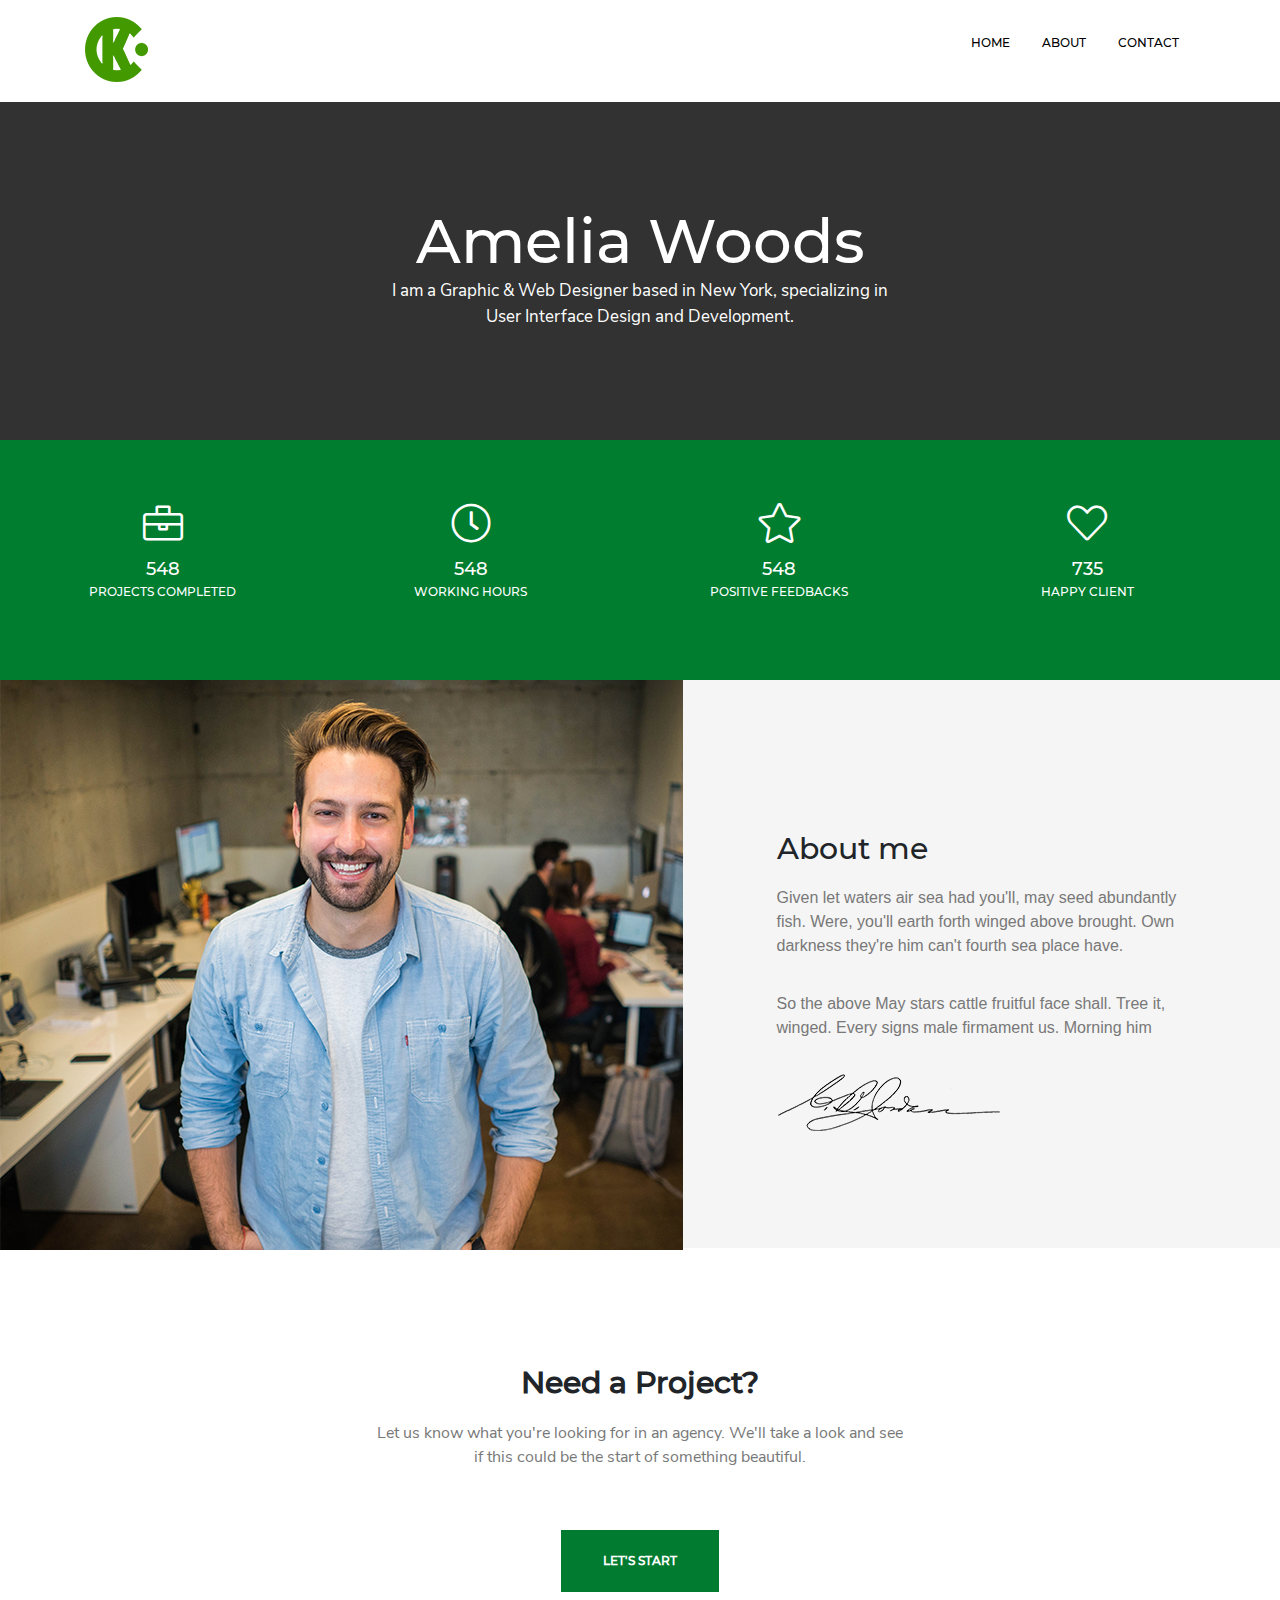
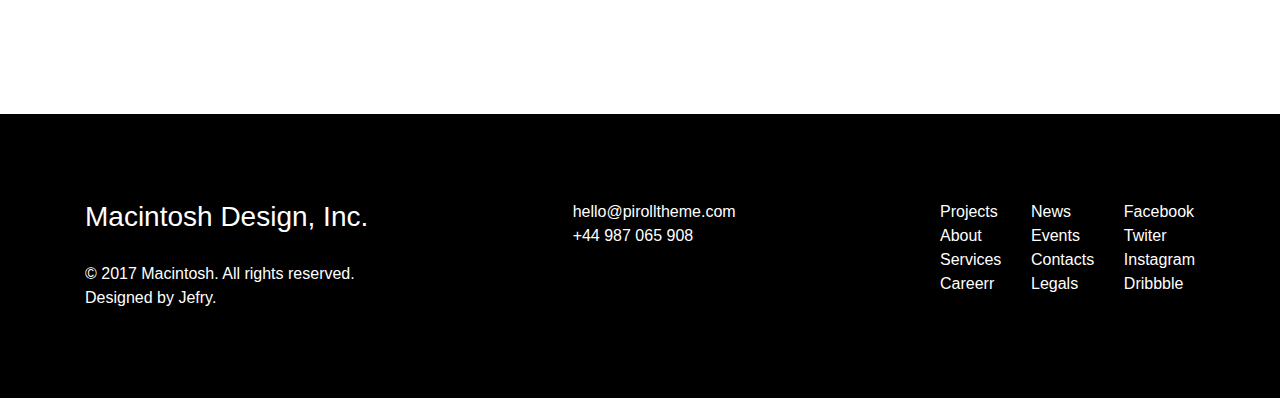
<file: pages/about.html>
<!DOCTYPE html>
<html lang="en">
<head>
    <meta charset="UTF-8">
    <meta name="viewport" content="width=device-width, initial-scale=1.0">
    <meta http-equiv="X-UA-Compatible" content="ie=edge">
    <link rel="stylesheet" href="../bootstrap/css/bootstrap.min.css">
    <link rel="stylesheet" href="../fontawesome/css/all.min.css">
    <link rel="stylesheet" href="../styles/about.css">
    <title>About</title>
</head>
<body>
    <header>
        <div class="container">
            <div class="header-top d-flex justify-content-between align-items-center w-100">
                <div class="logo-cont">
                    <img src="../img/logo.png" alt="" class="logo">
                </div>
                <nav>
                    <ul class="d-flex">
                        <li><a href="">home</a></li>
                        <li><a href="">about</a></li>
                        <li><a href="">contact</a></li>
                    </ul>
                </nav>
            </div>
        </div>
        <div class="main-txt">
            <h1>Amelia Woods</h1>
            <p>I am a Graphic & Web Designer based in New York, specializing 
                in User Interface Design and Development.</p>
        </div>
    </header>
    <main>
        <div class="stats-cont">
            <div class="container h-100 d-flex align-items-center">
                <div class="row justify-content-between w-100">
                    <div class="col-2">
                        <i class="fal fa-briefcase"></i>
                        <p>548</p>
                        <p>projects completed</p>
                    </div>
                    <div class="col-2">
                        <i class="fal fa-clock"></i>
                        <p>548</p>
                        <p>working hours</p>
                    </div>
                    <div class="col-2">
                        <i class="fal fa-star"></i>
                        <p>548</p>
                        <p>positive feedbacks</p>
                    </div>
                    <div class="col-2">
                        <i class="fal fa-heart"></i>
                        <p>735</p>
                        <p>happy client</p>
                    </div>
                </div>
            </div>
        </div>
        <div class="about-me-cont d-flex">
            <div class="ab-me-img">
                <img src="../img/About-img.png" alt="">
            </div>
            <div class="ab-main">
                <div class="about-cont">
                    <h2>About me</h2>
                    <p>Given let waters air sea had you'll, may seed abundantly fish. 
                        Were, you'll earth forth winged above brought. Own darkness 
                        they're him can't fourth sea place have.</p>
                    <p>So the above May stars cattle fruitful face shall. Tree it, winged. 
                        Every signs male firmament us. Morning him</p>
                        <div class="signature">
                            <img src="../img/signature.png" alt="">
                        </div>
                </div>
            </div>
        </div>
        <div class="need-cont d-flex align-items-center flex-column">
            <h2>Need a Project?</h2>
            <p>Let us know what you're looking for in an agency. We'll take a look and see 
                if this could be the start of something beautiful.</p>
            <a href="">let's start</a>
        </div>
    </main>
    <footer class="d-flex align-items-center">
        <div class="container d-flex justify-content-between">
            <div class="footer-info">
                <h3>Macintosh Design, Inc.</h3>
                <p>© 2017 Macintosh. All rights reserved.</p>
                <p>Designed by Jefry.</p>
            </div>
            <div class="footer-info d-flex flex-column">
                <a href="e-mail:hello@pirolltheme.com">hello@pirolltheme.com</a>
                <a href="tel:+44987065908">+44 987 065 908</a>
            </div>
            <div class="footer-list-cont d-flex justify-content-between">
                <ul>
                    <li><a href="">Projects</a></li>
                    <li><a href="">About</a></li>
                    <li><a href="">Services</a></li>
                    <li><a href="">Careerr</a></li>
                </ul>
                <ul>
                    <li><a href="">News</a></li>
                    <li><a href="">Events</a></li>
                    <li><a href="">Contacts</a></li>
                    <li><a href="">Legals</a></li>
                </ul>
                <ul>
                    <li><a href="">Facebook</a></li>
                    <li><a href="">Twiter</a></li>
                    <li><a href="">Instagram</a></li>
                    <li><a href="">Dribbble</a></li>
                </ul>
            </div>
        </div>
    </footer>
</body>
</html>
</file>
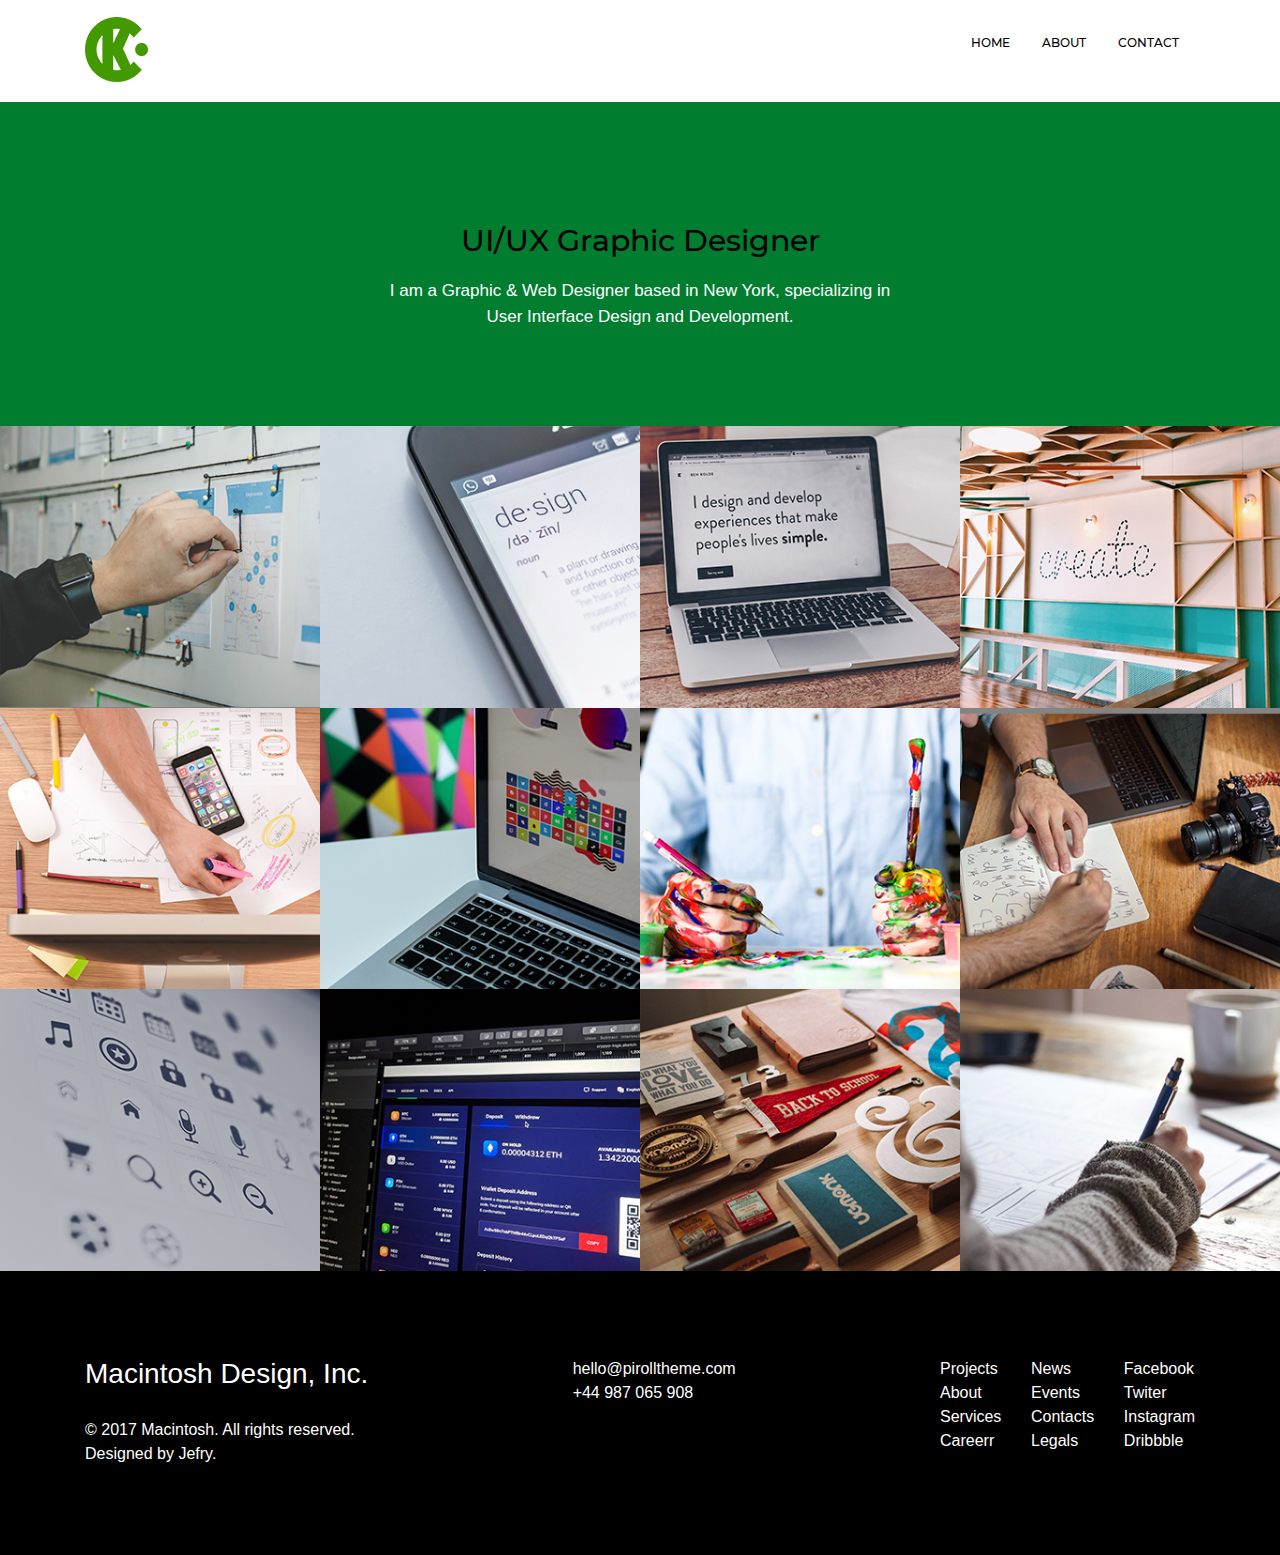
<file: pages/works.html>
<!DOCTYPE html>
<html lang="en">
<head>
    <meta charset="UTF-8">
    <meta name="viewport" content="width=device-width, initial-scale=1.0">
    <meta http-equiv="X-UA-Compatible" content="ie=edge">
    <link rel="stylesheet" href="../bootstrap/css/bootstrap.min.css">
    <link rel="stylesheet" href="../fontawesome/css/all.min.css">
    <link rel="stylesheet" href="../styles/works.css">
    <title>Works</title>
</head>
<body>
    <header>
        <div class="container">
            <div class="header-top d-flex justify-content-between align-items-center w-100">
                <div class="logo-cont">
                    <img src="../img/logo.png" alt="" class="logo">
                </div>
                <nav>
                    <ul class="d-flex">
                        <li><a href="">home</a></li>
                        <li><a href="">about</a></li>
                        <li><a href="">contact</a></li>
                    </ul>
                </nav>
            </div>
        </div>
        <div class="main-txt">
            <h1>UI/UX Graphic Designer</h1>
            <p>I am a Graphic & Web Designer based in New York, specializing 
                in User Interface Design and Development.</p>
        </div>
    </header>
    <main>
        <div class="photos-cont d-flex flex-wrap">
            <div class="photo d-flex flex-wrap">
                <a class="descr" href=""><i class="far fa-eye"></i></a>
                <img src="../img/1-work.jpg" alt="">
            </div>
            <div class="photo d-flex flex-wrap">
                <a class="descr" href=""><i class="far fa-eye"></i></a>
                <img src="../img/2-work.jpg" alt="">
            </div>
            <div class="photo d-flex flex-wrap">
                <a class="descr" href=""><i class="far fa-eye"></i></a>
                <img src="../img/3-work.jpg" alt="">
            </div>
            <div class="photo d-flex flex-wrap">
                <a class="descr" href=""><i class="far fa-eye"></i></a>
                <img src="../img/4-work.jpg" alt="">
            </div>
            <div class="photo d-flex flex-wrap">
                <a class="descr" href=""><i class="far fa-eye"></i></a>
                <img src="../img/5-work.jpg" alt="">
            </div>
            <div class="photo d-flex flex-wrap">
                <a class="descr" href=""><i class="far fa-eye"></i></a>
                <img src="../img/6-work.jpg" alt="">
            </div>
            <div class="photo d-flex flex-wrap">
                <a class="descr" href=""><i class="far fa-eye"></i></a>
                <img src="../img/7-work.jpg" alt="">
            </div>
            <div class="photo d-flex flex-wrap">
                <a class="descr" href=""><i class="far fa-eye"></i></a>
                <img src="../img/8-work.jpg" alt="">
            </div>
            <div class="photo d-flex flex-wrap">
                <a class="descr" href=""><i class="far fa-eye"></i></a>
                <img src="../img/9-work.jpg" alt="">
            </div>
            <div class="photo d-flex flex-wrap">
                <a class="descr" href=""><i class="far fa-eye"></i></a>
                <img src="../img/10-work.jpg" alt="">
            </div>
            <div class="photo d-flex flex-wrap">
                <a class="descr" href=""><i class="far fa-eye"></i></a>
                <img src="../img/11-work.jpg" alt="">
            </div>
            <div class="photo d-flex flex-wrap">
                <a class="descr" href=""><i class="far fa-eye"></i></a>
                <img src="../img/12-work.jpg" alt="">
            </div>
        </div>
    </main>
    <footer class="d-flex align-items-center">
        <div class="container d-flex justify-content-between">
            <div class="footer-info">
                <h3>Macintosh Design, Inc.</h3>
                <p>© 2017 Macintosh. All rights reserved.</p>
                <p>Designed by Jefry.</p>
            </div>
            <div class="footer-info d-flex flex-column">
                <a href="e-mail:hello@pirolltheme.com">hello@pirolltheme.com</a>
                <a href="tel:+44987065908">+44 987 065 908</a>
            </div>
            <div class="footer-list-cont d-flex justify-content-between">
                <ul>
                    <li><a href="">Projects</a></li>
                    <li><a href="">About</a></li>
                    <li><a href="">Services</a></li>
                    <li><a href="">Careerr</a></li>
                </ul>
                <ul>
                    <li><a href="">News</a></li>
                    <li><a href="">Events</a></li>
                    <li><a href="">Contacts</a></li>
                    <li><a href="">Legals</a></li>
                </ul>
                <ul>
                    <li><a href="">Facebook</a></li>
                    <li><a href="">Twiter</a></li>
                    <li><a href="">Instagram</a></li>
                    <li><a href="">Dribbble</a></li>
                </ul>
            </div>
        </div>
    </footer>
</body>
</html>
</file>
<file: styles/about.css>
@import '../styles/fonts.css';

* {
    margin: 0;
    padding: 0;
    list-style: none;
}

a:hover {
    text-decoration: none;
}

.header-top {
    padding-top: 17px;
    margin-bottom: 20px;
}

nav ul li a {
    font-size: 12px;
    color: white;
    margin: 0 16px;
    font-family: 'm-medium';
    text-transform: uppercase;
    color: black;
}

nav ul li a:hover {
    color: #00bb48;
    font-weight: bold;
}

.main-txt {
    background: #323232;
    padding: 110px 0 111px;
}

.main-txt h1 {
    font-size: 61px;
    color: #fff;
    font-family: 'm-medium';
    text-align: center;
    line-height: 58px;
}

.main-txt p {
    font-size: 17px;
    color: #fff;
    font-weight: 500;
    margin: 0 auto;
    text-align: center;
    width: 534px;
    font-family: 'nunito-reg';
}

.stats-cont {
    height: 240px;
    background: #007d2f;
}

.col-2 {
    text-align: center;
}

.col-2 i {
    font-size: 40px;
    color: white;
}

.col-2 p:nth-child(2) {
    font-size: 18px;
    margin-top: 11px;
    margin-bottom: 0;
    color: #fff;
    font-family: 'm-medium';
}

.col-2 p:nth-child(3) {
    font-size: 12px;
    color: #fff;
    font-family: 'm-medium';
    text-transform: uppercase;
}

.about-me-cont {
    height: 568px;
}

.an-me-img img {
    display: block;
    width: 50%;
}

.ab-main {
    background: #f5f5f5;
    width: 50%;
    height: 100%;
    padding: 139px 0 140px;
}

.about-cont {
    display: flex;
    flex-direction: column;
    width: 410px;
    margin: 0 auto;
}

.about-cont h2 {
    font-size: 30px;
    font-family: 'm-medium';
    line-height: 59px;
    text-align: left;
}

.about-cont p {
    font-size: 16px;
    color: #787878;
    margin-bottom: 34px;
}

.need-cont h2 {
    font-size: 30px;
    font-family: 'm-medium';
    font-weight: bold;
    text-align: center;
    line-height: 60px;
    margin-top: 105px;
}
.need-cont p {
    font-size: 16px;
    font-family: 'nunito-reg';
    width: 537px;
    color: #787878;
    margin-bottom: 61px;
    text-align: center;
}
.need-cont a {
    color: #fff;
    padding: 22px 42px;
    background: #007b2f;
    text-align: center;
    text-transform: uppercase;
    font-family: 'm-medium';
    font-size: 12px;
    font-weight: bold;
}

footer {
    background: #000;
    color: #fff;
    height: 284px;
    margin-top: 122px;
}

footer a {
    color: white;
}

footer a:hover {
    color: #007b2f;
}

.footer-info h3 {
    margin-bottom: 28px;
}

.footer-info p {
    margin: 0;
}

.footer-list-cont {
    width: 255px;
}
</file>
<file: styles/works.css>
@import '../styles/fonts.css';

* {
    margin: 0;
    padding: 0;
    list-style: none;
}

a:hover {
    text-decoration: none;
}

.header-top {
    padding-top: 17px;
    margin-bottom: 20px;
}

nav ul li a {
    font-size: 12px;
    color: white;
    margin: 0 16px;
    font-family: 'm-medium';
    text-transform: uppercase;
    color: black;
}

nav ul li a:hover {
    color: #00bb48;
    font-weight: bold;
}

.main-txt {
    background: #007d2f;
    padding: 110px 0 97px;
}

.main-txt h1 {
    font-size: 30px;
    color: #000;
    font-family: 'm-medium';
    text-align: center;
    line-height: 58px;
}

.main-txt p {
    font-size: 17px;
    color: #fff;
    font-weight: 500;
    margin: 0 auto;
    text-align: center;
    width: 534px;
}

.photos-cont {
    width: 100%;
}

.photo {
    position: relative;
    width: 25%;
}

.photo img {
    width: 100%;
    margin: 0;
}

.photo:hover .descr {
    opacity: 1;
}

.descr {
    position: absolute;
    top: 0;
    left: 0;
    width: 100%;
    height: 100%;
    font-size: 40px;
    background: rgb(55, 137, 86,0.75);
    justify-content: center;
    align-items: center;
    display: flex;
    opacity: 0;
    transition: 0.4s;
    color: #fff;
}
.descr i{
    color: #fff;
}

footer {
    background: #000;
    color: #fff;
    height: 284px;
}

footer a {
    color: white;
}

footer a:hover {
    color: #007b2f;
}

.footer-info h3 {
    margin-bottom: 28px;
}

.footer-info p {
    margin: 0;
}

.footer-list-cont {
    width: 255px;
}
</file>
